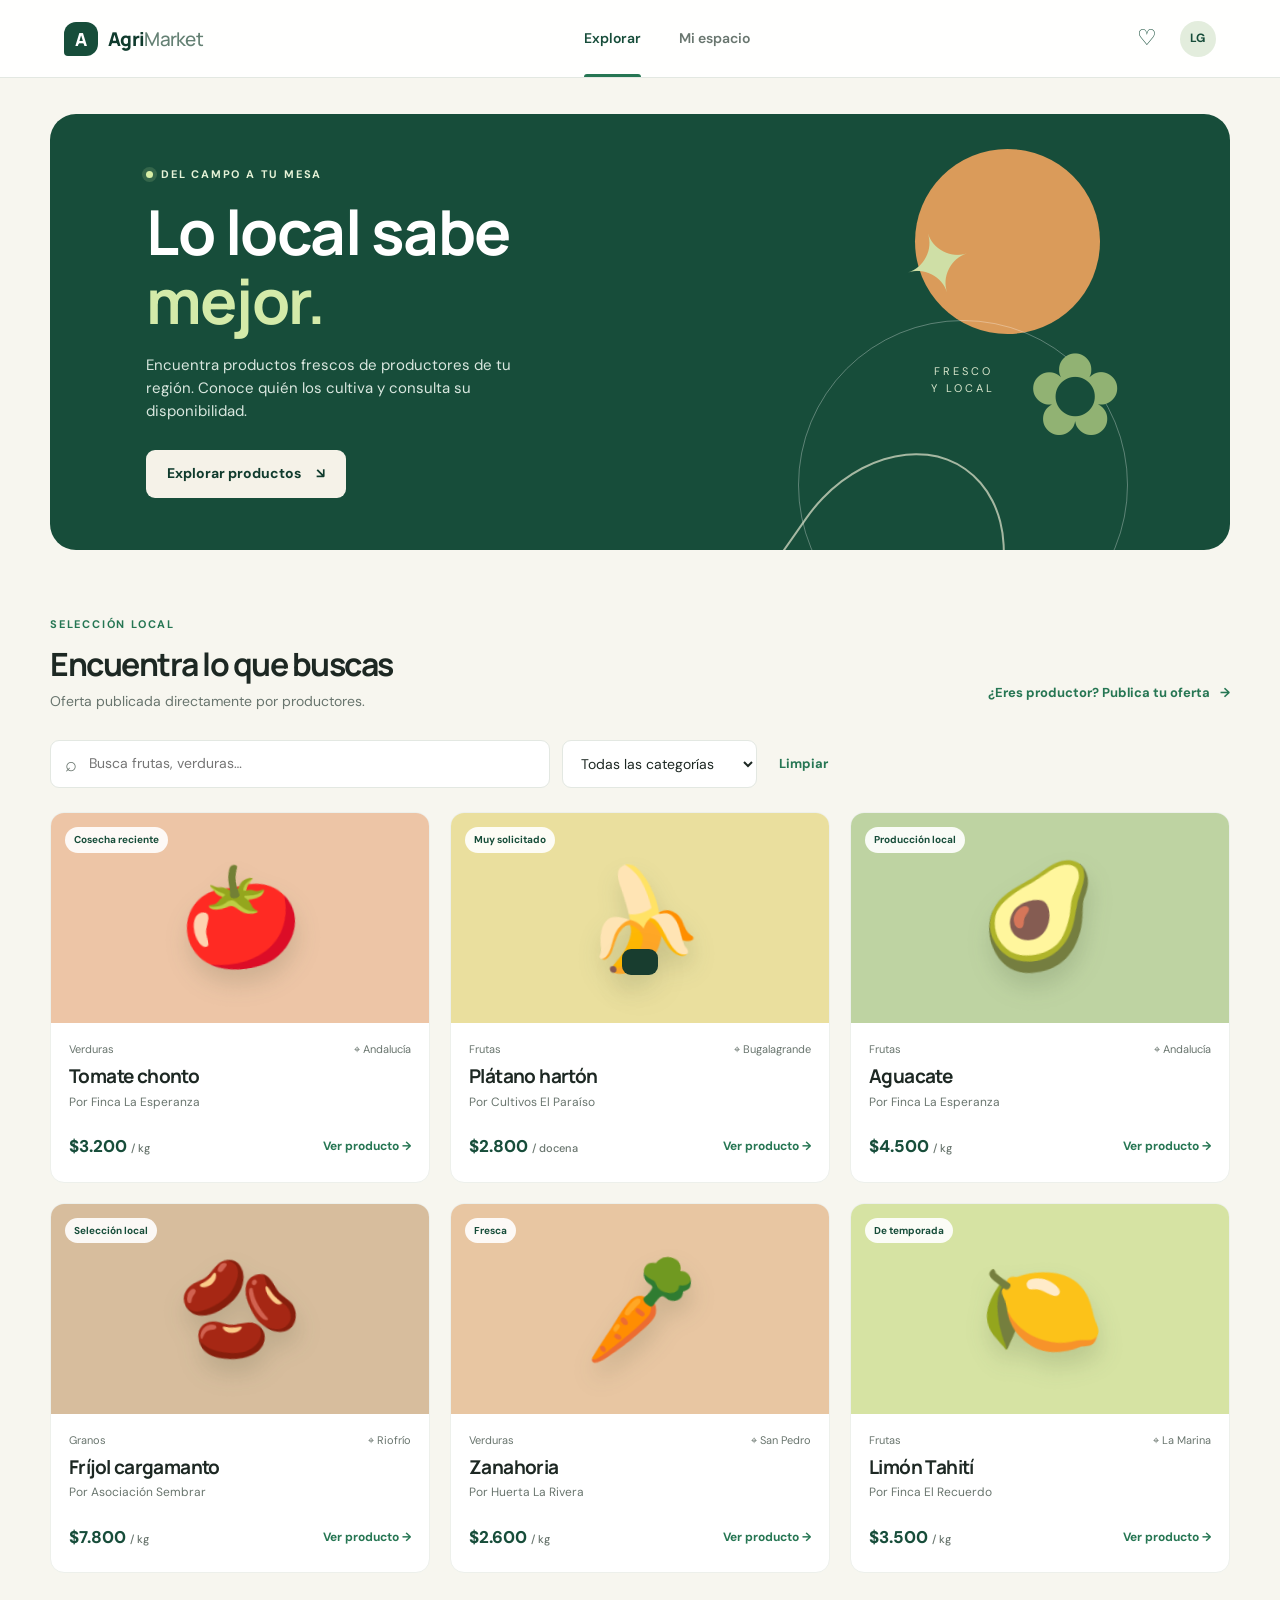
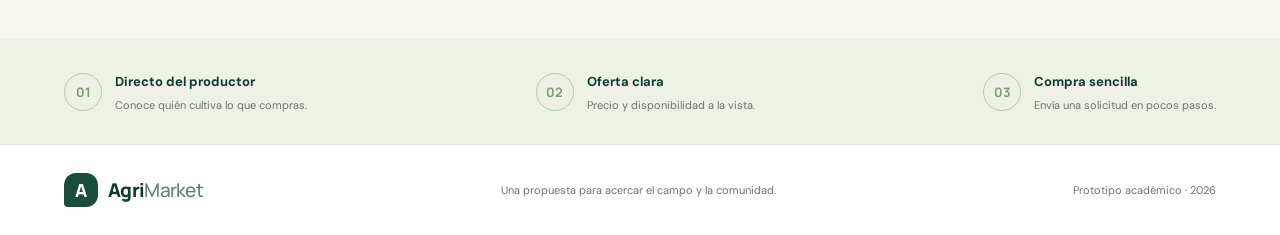
<file: index.html>
<!doctype html>
<html lang="es">
<head>
  <meta charset="utf-8">
  <meta name="viewport" content="width=device-width, initial-scale=1">
  <meta name="description" content="Prototipo navegable de AgriMarket, una plataforma para descubrir productos agrícolas locales.">
  <title>AgriMarket | Mercado local</title>
  <link rel="preconnect" href="https://fonts.googleapis.com">
  <link rel="preconnect" href="https://fonts.gstatic.com" crossorigin>
  <link href="https://fonts.googleapis.com/css2?family=DM+Sans:wght@400;500;600;700&family=Manrope:wght@500;600;700;800&display=swap" rel="stylesheet">
  <link rel="stylesheet" href="styles.css">
</head>
<body>
  <a class="skip-link" href="#main">Saltar al contenido</a>
  <header class="topbar">
    <a class="brand" href="#catalogo" aria-label="AgriMarket, ir al catálogo"><span class="brand-mark" aria-hidden="true">A</span><span>Agri<span class="brand-light">Market</span></span></a>
    <nav class="topnav" aria-label="Navegación principal">
      <a href="#catalogo" class="nav-link active" data-screen-link="catalogo">Explorar</a>
      <a href="#productor" class="nav-link" data-screen-link="productor">Mi espacio</a>
    </nav>
    <div class="top-actions"><button class="icon-button" aria-label="Ver mis solicitudes" data-go="solicitudes">♡<span class="sr-only">Solicitudes</span></button><button class="avatar" aria-label="Abrir perfil" data-go="login">LG</button><button class="menu-button" aria-label="Abrir navegación" aria-expanded="false">☰</button></div>
  </header>
  <main id="main">
    <section class="screen is-visible" id="catalogo" aria-labelledby="hero-title">
      <div class="hero"><div class="hero-copy"><p class="eyebrow"><span class="live-dot"></span> Del campo a tu mesa</p><h1 id="hero-title">Lo local sabe<br><em>mejor.</em></h1><p class="hero-text">Encuentra productos frescos de productores de tu región. Conoce quién los cultiva y consulta su disponibilidad.</p><a class="button button-light" href="#productos">Explorar productos <span aria-hidden="true">↘</span></a></div><div class="hero-art" aria-hidden="true"><div class="sun"></div><div class="hero-leaf leaf-one">✦</div><div class="hero-leaf leaf-two">✿</div><div class="hero-circle"><span>FRESCO<br>Y LOCAL</span></div><div class="hero-squiggle"></div></div></div>
      <section class="content-section" id="productos"><div class="section-heading"><div><p class="eyebrow green">Selección local</p><h2>Encuentra lo que buscas</h2><p class="muted">Oferta publicada directamente por productores.</p></div><button class="text-button" data-go="productor">¿Eres productor? Publica tu oferta <span aria-hidden="true">→</span></button></div>
        <div class="toolbar"><label class="searchbox"><span aria-hidden="true">⌕</span><span class="sr-only">Buscar productos</span><input id="search" type="search" placeholder="Busca frutas, verduras…"></label><label class="select-wrap"><span class="sr-only">Filtrar por categoría</span><select id="category"><option value="all">Todas las categorías</option><option>Frutas</option><option>Verduras</option><option>Granos</option></select></label><button class="filter-clear" id="clear">Limpiar</button></div>
        <div class="product-grid" id="product-grid" aria-live="polite"></div><p class="empty-state" id="empty" hidden>No encontramos productos con esos filtros. Prueba con otra búsqueda.</p>
      </section>
      <section class="trust-strip"><div><span class="trust-icon">01</span><div><strong>Directo del productor</strong><p>Conoce quién cultiva lo que compras.</p></div></div><div><span class="trust-icon">02</span><div><strong>Oferta clara</strong><p>Precio y disponibilidad a la vista.</p></div></div><div><span class="trust-icon">03</span><div><strong>Compra sencilla</strong><p>Envía una solicitud en pocos pasos.</p></div></div></section>
    </section>

    <section class="screen content-screen" id="detalle" aria-labelledby="detail-title"><button class="back-link" data-go="catalogo">← Volver al catálogo</button><div class="detail-layout"><div class="detail-image" id="detail-image"><span class="detail-badge">Cosecha local</span><span class="detail-emoji" aria-hidden="true">🍅</span></div><div class="detail-copy"><p class="eyebrow green" id="detail-category"></p><h1 id="detail-title"></h1><p class="producer-line">Cultivado por <strong id="detail-producer"></strong><span id="detail-location"></span></p><p class="detail-price" id="detail-price"></p><p class="availability" id="detail-availability"></p><p id="detail-description" class="detail-description"></p><button class="button button-primary" data-go="solicitar">Solicitar producto <span aria-hidden="true">→</span></button><p class="helper">Tu solicitud expresa interés de compra. El productor confirmará disponibilidad y acordará el contacto.</p></div></div></section>

    <section class="screen content-screen" id="solicitar" aria-labelledby="request-title"><div class="form-card narrow"><button class="back-link" data-go="detalle">← Volver al producto</button><p class="eyebrow green">Un paso más</p><h1 id="request-title">Envía tu solicitud</h1><p class="muted" id="request-product"></p><form id="request-form"><label for="quantity">Cantidad que te interesa</label><div class="input-with-unit"><input id="quantity" type="number" min="1" step="1" value="1" required><span id="unit">unidades</span></div><label for="request-note">Mensaje para el productor <span class="optional">Opcional</span></label><textarea id="request-note" rows="4" placeholder="Cuéntale si tienes alguna pregunta…"></textarea><div class="notice"><span aria-hidden="true">ⓘ</span><span>Esta es una solicitud, no un pago. El productor te confirmará si el producto está disponible.</span></div><button class="button button-primary full" type="submit">Enviar solicitud <span aria-hidden="true">→</span></button></form></div></section>

    <section class="screen content-screen" id="confirmacion" aria-labelledby="confirm-title"><div class="success-card"><div class="success-icon" aria-hidden="true">✓</div><p class="eyebrow green">Solicitud enviada</p><h1 id="confirm-title">Listo, ya está en camino.</h1><p id="confirm-copy"></p><div class="success-actions"><button class="button button-primary" data-go="solicitudes">Ver mis solicitudes</button><button class="button button-outline" data-go="catalogo">Seguir explorando</button></div></div></section>

    <section class="screen content-screen" id="solicitudes" aria-labelledby="requests-title"><div class="section-heading"><div><p class="eyebrow green">Seguimiento</p><h1 id="requests-title">Mis solicitudes</h1><p class="muted">Consulta el estado de tus solicitudes enviadas.</p></div><button class="button button-outline" data-go="catalogo">Explorar productos</button></div><div id="request-list" class="request-list"></div><div id="request-empty" class="empty-panel"><span>✳</span><h2>Todavía no has enviado solicitudes</h2><p>Cuando solicites un producto, podrás seguir su estado aquí.</p><button class="button button-primary" data-go="catalogo">Ver catálogo</button></div></section>

    <section class="screen content-screen producer-screen" id="productor" aria-labelledby="producer-title"><div class="producer-banner"><div><p class="eyebrow">Tu espacio de productor</p><h1 id="producer-title">Tu cosecha merece<br>ser vista.</h1><p>Publica tu oferta y mantén al día la disponibilidad para que más personas de tu región puedan encontrarte.</p><button class="button button-light" data-go="login">Ingresar como productor <span aria-hidden="true">→</span></button></div><div class="producer-stat"><span>01</span><strong>Publica</strong><small>Precio y disponibilidad claros</small><span>02</span><strong>Recibe</strong><small>Solicitudes en un solo lugar</small></div></div><div class="section-heading producer-heading"><div><p class="eyebrow green">Gestión de oferta</p><h2>Mis productos</h2></div><button class="button button-primary" data-go="producto-form">＋ Agregar producto</button></div><div class="producer-products" id="producer-products"></div><div class="section-heading producer-heading"><div><p class="eyebrow green">Bandeja de entrada</p><h2>Solicitudes recibidas</h2></div><span class="status-pill pending">2 pendientes</span></div><div class="producer-inbox"><article class="inbox-row"><div><strong>Laura G.</strong><span>Tomate chonto · 3 kg</span><small>Hoy, 9:42 a. m.</small></div><span class="status-pill pending">Pendiente</span><div class="inbox-actions"><button class="small-button accept" data-action="accepted">Aceptar</button><button class="small-button" data-action="rejected">Rechazar</button></div></article><article class="inbox-row"><div><strong>Andrés M.</strong><span>Plátano hartón · 2 docenas</span><small>Ayer, 4:18 p. m.</small></div><span class="status-pill accepted">Aceptada</span><div class="inbox-actions"><button class="small-button" data-action="accepted">Ver solicitud</button></div></article></div><p class="prototype-note">Vista demostrativa: los registros mostrados son datos de ejemplo; no representan productores ni transacciones reales.</p></section>

    <section class="screen content-screen" id="producto-form" aria-labelledby="product-form-title"><div class="form-card narrow"><button class="back-link" data-go="productor">← Volver a mi espacio</button><p class="eyebrow green">Gestión de oferta</p><h1 id="product-form-title">Publica tu producto</h1><p class="muted">Comparte la información necesaria para que las personas puedan encontrarlo.</p><form id="producer-product-form"><label for="product-name">Nombre del producto</label><input id="product-name" type="text" placeholder="Ej. Tomate chonto" required><label for="product-category">Categoría</label><select id="product-category" required><option value="">Selecciona una categoría</option><option>Frutas</option><option>Verduras</option><option>Granos</option></select><div class="form-row"><div><label for="product-price">Precio por unidad (COP)</label><input id="product-price" type="number" min="1" step="100" placeholder="3000" required></div><div><label for="product-unit">Unidad</label><select id="product-unit"><option>kg</option><option>docena</option><option>unidad</option><option>atado</option></select></div></div><label for="product-stock">Disponibilidad</label><input id="product-stock" type="text" placeholder="Ej. 10 kg disponibles" required><button class="button button-primary full" type="submit">Guardar producto <span aria-hidden="true">→</span></button></form><p class="prototype-note">Demostración local: los datos se conservan solo durante esta sesión del navegador.</p></div></section>

    <section class="screen content-screen" id="login" aria-labelledby="login-title"><div class="auth-layout"><div class="auth-aside"><p class="eyebrow">AgriMarket</p><h2>La cosecha local,<br>más cerca.</h2><p>Un espacio sencillo para conectar productores y consumidores de la región.</p><div class="auth-decoration">✿</div></div><div class="auth-card"><button class="back-link" data-go="catalogo">← Volver</button><p class="eyebrow green">Bienvenido de vuelta</p><h1 id="login-title">Ingresa a tu cuenta</h1><form id="login-form"><label for="email">Correo electrónico</label><input id="email" type="email" placeholder="nombre@correo.com" required><label for="password">Contraseña</label><input id="password" type="password" placeholder="Tu contraseña" required><button class="button button-primary full" type="submit">Ingresar</button></form><p class="auth-switch">¿Aún no tienes cuenta? <button class="link-button" data-go="registro">Regístrate</button></p></div></div></section>

    <section class="screen content-screen" id="registro" aria-labelledby="register-title"><div class="form-card narrow"><button class="back-link" data-go="login">← Ya tengo una cuenta</button><p class="eyebrow green">Empecemos</p><h1 id="register-title">Crea tu cuenta</h1><p class="muted">Cuéntanos cómo quieres usar AgriMarket.</p><form id="register-form"><label for="name">Nombre completo</label><input id="name" type="text" placeholder="Tu nombre" required><label for="reg-email">Correo electrónico</label><input id="reg-email" type="email" placeholder="nombre@correo.com" required><label for="role">Quiero registrarme como</label><select id="role" required><option value="">Selecciona un perfil</option><option value="consumer">Consumidor</option><option value="producer">Productor</option></select><label for="reg-password">Crea una contraseña</label><input id="reg-password" type="password" minlength="8" placeholder="Mínimo 8 caracteres" required><button class="button button-primary full" type="submit">Crear cuenta</button></form><p class="prototype-note">Prototipo visual: el registro no crea cuentas ni almacena datos personales.</p></div></section>
  </main>
  <footer class="footer"><a class="brand" href="#catalogo"><span class="brand-mark" aria-hidden="true">A</span><span>Agri<span class="brand-light">Market</span></span></a><p>Una propuesta para acercar el campo y la comunidad.</p><span>Prototipo académico · 2026</span></footer>
  <div class="toast" id="toast" role="status" aria-live="polite"></div>
  <script src="app.js"></script>
</body>
</html>
</file>
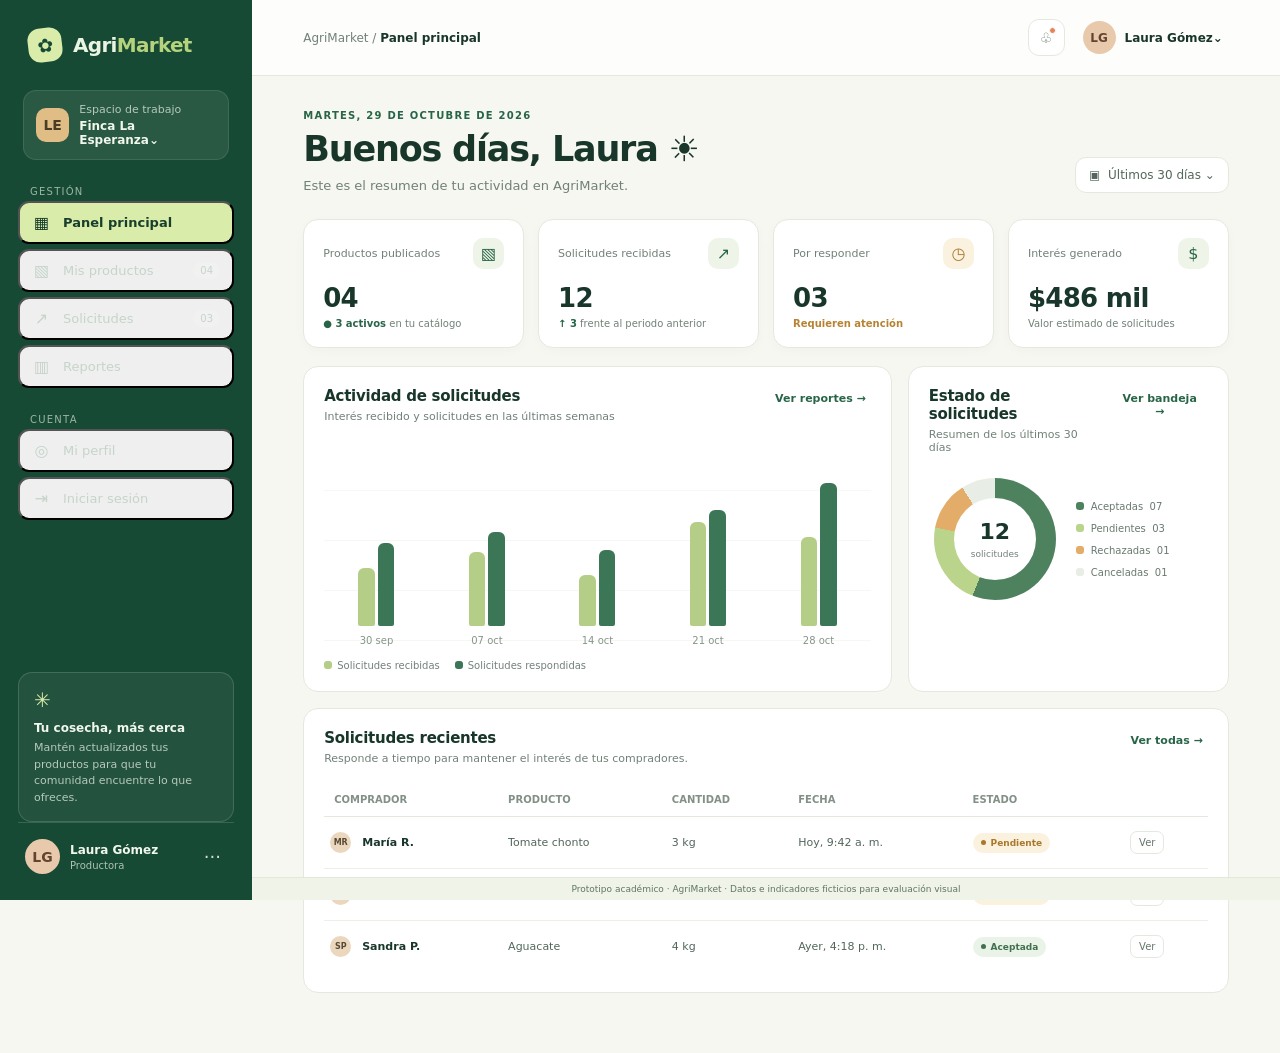
<file: AgriMarket_Diseno_Interactivo.html>
<!doctype html>
<html lang="es">
<head>
  <meta charset="utf-8">
  <meta name="viewport" content="width=device-width, initial-scale=1">
  <meta name="theme-color" content="#f6f7f1">
  <meta name="description" content="Prototipo interactivo de AgriMarket: panel, gestión de productos, solicitudes y reportes.">
  <title>AgriMarket · Prototipo de diseño</title>
  <style>
    :root{--ink:#18362a;--muted:#718178;--green:#286548;--green-dark:#174a34;--lime:#d9ecaa;--paper:#f6f7f1;--white:#fff;--line:#e4e9df;--orange:#df8757;--red:#b7544c;--gold:#b78232;--shadow:0 14px 44px rgba(26,54,40,.08);font-family:Inter,ui-sans-serif,system-ui,-apple-system,BlinkMacSystemFont,"Segoe UI",sans-serif}*{box-sizing:border-box}body{margin:0;background:var(--paper);color:var(--ink);font-size:14px}button,input,select,textarea{font:inherit}button{cursor:pointer}a{color:inherit;text-decoration:none}.skip{position:absolute;left:-9999px;top:10px;background:#fff;padding:10px;z-index:99}.skip:focus{left:10px}.app{min-height:100vh;display:grid;grid-template-columns:252px minmax(0,1fr)}.sidebar{background:var(--green-dark);color:#f1f7ec;padding:26px 18px;display:flex;flex-direction:column;gap:26px;position:sticky;top:0;height:100vh}.brand{display:flex;align-items:center;gap:11px;padding:2px 10px;font-size:20px;font-weight:750;letter-spacing:-.7px}.brand-mark{width:34px;height:34px;border-radius:12px;background:var(--lime);display:grid;place-items:center;color:var(--green-dark);font-size:19px;transform:rotate(-7deg)}.brand span:last-child{color:#eaf4e2}.brand em{font-style:normal;color:#b5d37d}.workspace{margin:0 5px;padding:12px;background:rgba(255,255,255,.08);border:1px solid rgba(255,255,255,.11);border-radius:13px;display:flex;align-items:center;gap:10px}.farm-avatar{height:34px;width:34px;border-radius:10px;background:#dfbd84;color:#493d27;display:grid;place-items:center;font-weight:800}.workspace small,.workspace strong{display:block}.workspace small{color:#b6c9bb;font-size:11px;margin-bottom:3px}.workspace strong{font-size:12px}.nav-label{color:#9eb4a4;font-size:10px;letter-spacing:1.25px;text-transform:uppercase;padding:0 12px;margin:0 0 4px}.nav-group{display:grid;gap:5px}.nav-link{height:43px;padding:0 12px;border-radius:11px;display:flex;align-items:center;gap:12px;color:#c6d4c9;font-size:13px;transition:.18s}.nav-link:hover{background:rgba(255,255,255,.08);color:#fff}.nav-link.active{background:#d9ecaa;color:#183e2c;font-weight:700}.nav-icon{width:19px;text-align:center;font-size:16px}.nav-badge{margin-left:auto;background:rgba(255,255,255,.13);border-radius:20px;padding:3px 7px;font-size:10px}.nav-link.active .nav-badge{background:#bdd987;color:#23472e}.sidebar-bottom{margin-top:auto}.help-card{padding:15px;border:1px solid rgba(255,255,255,.14);border-radius:14px;background:rgba(255,255,255,.055)}.help-card .help-leaf{font-size:20px;color:var(--lime)}.help-card strong{display:block;margin:9px 0 5px;font-size:12px}.help-card p{margin:0;color:#b7c8bc;font-size:11px;line-height:1.5}.profile{border-top:1px solid rgba(255,255,255,.14);padding:16px 7px 0;display:flex;align-items:center;gap:10px}.profile-pic{width:35px;height:35px;border-radius:50%;display:grid;place-items:center;background:#e8c9ab;color:#624431;font-weight:750}.profile div:nth-child(2){min-width:0}.profile strong,.profile small{display:block}.profile strong{font-size:12px}.profile small{font-size:10px;color:#afc2b4;margin-top:3px}.profile button{margin-left:auto;border:0;background:transparent;color:#d0dfd2;font-size:18px}.main{min-width:0}.topbar{height:76px;padding:0 clamp(20px,4vw,52px);display:flex;align-items:center;justify-content:space-between;border-bottom:1px solid var(--line);background:rgba(255,255,255,.74);position:sticky;top:0;z-index:5;backdrop-filter:blur(14px)}.crumb{font-size:12px;color:var(--muted)}.crumb strong{color:var(--ink);font-weight:650}.top-actions{display:flex;align-items:center;gap:12px}.icon-btn{width:37px;height:37px;border:1px solid var(--line);border-radius:11px;background:#fff;color:#5f7567;position:relative}.dot{position:absolute;width:7px;height:7px;background:#e38459;border-radius:50%;right:8px;top:7px;border:1px solid white}.top-user{display:flex;align-items:center;gap:9px;border:0;background:transparent;color:var(--ink);font-weight:650;font-size:12px}.top-user .profile-pic{width:33px;height:33px}.mobile-toggle{display:none;border:0;background:none;font-size:20px;color:var(--ink)}.content{max-width:1440px;margin:auto;padding:34px clamp(20px,4vw,52px) 60px}.screen{display:none;animation:appear .22s ease}.screen.active{display:block}@keyframes appear{from{opacity:.35;transform:translateY(4px)}to{opacity:1;transform:none}}.page-head{display:flex;align-items:flex-end;justify-content:space-between;gap:20px;margin-bottom:26px}.kicker{font-size:10px;text-transform:uppercase;letter-spacing:1.25px;color:var(--green);font-weight:750;margin:0 0 9px}.page-head h1,.auth-copy h1{font-size:clamp(26px,3vw,35px);letter-spacing:-1.2px;line-height:1.12;margin:0;font-weight:760}.subtitle{color:var(--muted);margin:9px 0 0;font-size:13px}.date-pill{display:flex;gap:8px;align-items:center;color:#53675a;border:1px solid var(--line);background:white;border-radius:11px;padding:10px 13px;font-size:12px;white-space:nowrap}.btn{border:0;border-radius:10px;padding:11px 15px;background:var(--green);color:#fff;font-size:12px;font-weight:700;display:inline-flex;align-items:center;justify-content:center;gap:8px;transition:.18s}.btn:hover{background:var(--green-dark);transform:translateY(-1px)}.btn.secondary{color:var(--green);background:#eaf2e7}.btn.secondary:hover{background:#dfead9}.btn.outline{background:#fff;color:var(--ink);border:1px solid var(--line)}.btn.outline:hover{border-color:#b8cbb6;background:#fbfcf8}.btn.small{padding:8px 11px;font-size:11px}.cards{display:grid;grid-template-columns:repeat(4,minmax(0,1fr));gap:14px;margin-bottom:18px}.stat-card{background:#fff;border:1px solid var(--line);border-radius:15px;padding:18px 19px;box-shadow:0 3px 12px rgba(30,60,42,.025)}.stat-top{display:flex;justify-content:space-between;align-items:center;color:var(--muted);font-size:11px}.stat-icon{height:31px;width:31px;display:grid;place-items:center;border-radius:10px;background:#eef4e8;color:var(--green);font-size:16px}.stat-value{font-size:26px;font-weight:750;letter-spacing:-.7px;margin:14px 0 5px}.stat-foot{font-size:10px;color:var(--muted)}.change{color:var(--green);font-weight:700}.change.warn{color:var(--gold)}.dashboard-grid{display:grid;grid-template-columns:minmax(0,1.65fr) minmax(260px,.9fr);gap:16px}.panel{background:#fff;border:1px solid var(--line);border-radius:15px;padding:20px;min-width:0}.panel-head{display:flex;align-items:flex-start;justify-content:space-between;gap:10px;margin-bottom:18px}.panel-head h2{font-size:15px;margin:0;letter-spacing:-.25px}.panel-head p{font-size:11px;color:var(--muted);margin:5px 0 0}.link-btn{border:0;background:none;color:var(--green);font-size:11px;font-weight:750;padding:5px}.chart{height:205px;display:flex;align-items:stretch;gap:16px;padding:8px 5px 0;position:relative;background:repeating-linear-gradient(to bottom,transparent 0,transparent 49px,#eef1e9 50px)}.chart-column{flex:1;display:flex;flex-direction:column;align-items:center;justify-content:flex-end;gap:9px;z-index:1}.bar-stack{height:166px;width:min(36px,80%);display:flex;align-items:flex-end;gap:3px}.bar{width:50%;border-radius:6px 6px 2px 2px;background:#b5ce87;transition:height .3s}.bar:nth-child(2){background:#3b7657}.chart-column span{font-size:10px;color:#86948a}.legend{display:flex;gap:15px;margin-top:14px;color:var(--muted);font-size:10px}.legend i{display:inline-block;width:8px;height:8px;border-radius:3px;margin-right:5px;background:#b5ce87}.legend .sales i{background:#3b7657}.donut-wrap{display:flex;align-items:center;gap:20px;padding:6px 5px 14px}.donut{width:122px;height:122px;border-radius:50%;background:conic-gradient(#4e825f 0 56%,#bbd48c 56% 78%,#e3ad69 78% 91%,#e8ede5 91% 100%);display:grid;place-items:center;flex:none}.donut:after{content:"";width:82px;height:82px;background:white;border-radius:50%;grid-area:1/1}.donut-center{grid-area:1/1;z-index:1;text-align:center}.donut-center strong{display:block;font-size:22px}.donut-center small{font-size:9px;color:var(--muted)}.legend-list{display:grid;gap:11px;font-size:10px;color:#69796e}.legend-list span{display:inline-flex;align-items:center;gap:7px}.legend-list i{width:8px;height:8px;border-radius:3px;background:#4e825f}.legend-list span:nth-child(2) i{background:#bbd48c}.legend-list span:nth-child(3) i{background:#e3ad69}.legend-list span:nth-child(4) i{background:#e8ede5}.table-wrap{overflow:auto}table{width:100%;border-collapse:collapse;min-width:570px}th{text-align:left;color:#839087;font-size:10px;font-weight:650;padding:11px 10px;border-bottom:1px solid var(--line);white-space:nowrap}td{padding:13px 10px;border-bottom:1px solid #edf0e9;font-size:11px;color:#52665a;white-space:nowrap}tbody tr:last-child td{border-bottom:0}.item-cell{display:flex;align-items:center;gap:9px;color:var(--ink);font-weight:650}.item-thumb{width:32px;height:32px;border-radius:9px;display:grid;place-items:center;font-size:17px;background:#edf1d9}.item-thumb.tomato{background:#f6e1d7}.item-thumb.banana{background:#f6eed0}.item-thumb.beans{background:#eee4d5}.item-thumb.carrot{background:#f6e8db}.status{display:inline-flex;align-items:center;gap:5px;border-radius:20px;padding:5px 8px;font-size:9px;font-weight:700;background:#eaf3e8;color:#41704e}.status:before{content:"";width:5px;height:5px;border-radius:50%;background:currentColor}.status.pending{background:#fbf1df;color:#a9782c}.status.off{background:#f0f1ed;color:#778178}.row-actions{display:flex;gap:5px}.mini-action{border:1px solid var(--line);background:#fff;color:#647568;border-radius:7px;padding:5px 8px;font-size:10px}.mini-action:hover{color:var(--green);border-color:#b5c9b4}.request-list{display:grid;gap:10px}.request-card{border:1px solid var(--line);border-radius:12px;padding:12px;display:grid;grid-template-columns:1fr auto;gap:8px;align-items:center}.request-card strong{font-size:11px}.request-card p{font-size:10px;color:var(--muted);margin:5px 0 0}.request-card .status{grid-column:1}.request-card .actions{grid-column:2;grid-row:1/3;display:grid;gap:6px}.avatar-stack{display:flex;align-items:center}.avatar-stack span{width:25px;height:25px;margin-left:-6px;border:2px solid #fff;border-radius:50%;display:grid;place-items:center;font-size:8px;font-weight:700;background:#ead7bd;color:#584936}.avatar-stack span:nth-child(2){background:#d1dfbd}.avatar-stack span:nth-child(3){background:#f0c9b2}.toolbar{display:flex;align-items:center;gap:9px;margin-bottom:15px;flex-wrap:wrap}.search{position:relative;flex:1;min-width:200px}.search span{position:absolute;left:12px;top:9px;color:#839087}.search input{width:100%;height:37px;padding:0 12px 0 34px;border:1px solid var(--line);border-radius:9px;background:#fff;outline:none;font-size:11px}.search input:focus,input:focus,select:focus,textarea:focus{border-color:#76a183;box-shadow:0 0 0 3px rgba(81,134,96,.12);outline:none}.select{height:37px;border:1px solid var(--line);border-radius:9px;background:#fff;color:#56695d;padding:0 30px 0 11px;font-size:11px}.table-panel{padding:8px 17px}.table-foot{padding:13px 9px;display:flex;align-items:center;justify-content:space-between;color:var(--muted);font-size:10px}.pager{display:flex;gap:5px}.pager button{border:1px solid var(--line);border-radius:6px;background:#fff;padding:5px 8px;color:#68796e;font-size:10px}.pager button.current{background:var(--green);border-color:var(--green);color:#fff}.report-grid{display:grid;grid-template-columns:1.4fr .9fr;gap:16px}.report-kpis{display:grid;grid-template-columns:repeat(3,1fr);gap:12px;margin-bottom:16px}.report-kpi{padding:15px 17px;background:#fff;border:1px solid var(--line);border-radius:13px}.report-kpi small{color:var(--muted);font-size:10px}.report-kpi strong{display:block;font-size:22px;margin:9px 0 4px}.report-kpi span{font-size:10px;color:var(--green)}.bars-report{height:242px;display:flex;gap:12px;align-items:flex-end;padding:10px 5px 0;background:repeating-linear-gradient(to bottom,transparent 0,transparent 57px,#eef1e9 58px)}.bars-report .chart-column{height:100%}.bars-report .bar-stack{height:190px;width:min(46px,80%)}.bars-report .bar{width:100%}.table-hint{font-size:10px;color:var(--muted);line-height:1.5;padding:11px 3px 0}.auth-screen{max-width:1000px;margin:4vh auto;display:grid;grid-template-columns:1fr 1fr;border:1px solid var(--line);background:white;border-radius:22px;overflow:hidden;box-shadow:var(--shadow);min-height:520px}.auth-copy{background:var(--green-dark);color:white;padding:clamp(28px,5vw,58px);position:relative;overflow:hidden;display:flex;flex-direction:column;justify-content:center}.auth-copy:after{content:"";position:absolute;width:260px;height:260px;border:1px solid rgba(217,236,170,.23);border-radius:50%;right:-90px;bottom:-80px;box-shadow:0 0 0 28px rgba(217,236,170,.05),0 0 0 60px rgba(217,236,170,.045)}.auth-copy .kicker{color:#cde69c}.auth-copy h1{font-size:35px;max-width:350px}.auth-copy p{color:#cad9ce;line-height:1.7;max-width:340px;font-size:13px}.auth-quote{margin-top:30px;padding-top:18px;border-top:1px solid rgba(255,255,255,.15);font-size:11px;color:#b7cabb}.auth-form{padding:clamp(28px,5vw,54px);align-self:center}.auth-form h2{font-size:24px;letter-spacing:-.7px;margin:0 0 7px}.auth-form>p{color:var(--muted);font-size:12px;margin:0 0 24px}.field{display:grid;gap:7px;margin:14px 0}.field label{font-size:11px;font-weight:700;color:#52665a}.field input,.field select,.field textarea{width:100%;height:42px;border:1px solid var(--line);background:#fbfcf8;border-radius:9px;padding:0 12px;font-size:12px;color:var(--ink)}.field textarea{height:auto;padding:10px;resize:vertical}.field-hint{font-size:10px;color:var(--muted)}.auth-form .btn{width:100%;height:43px;margin-top:5px}.auth-switch{text-align:center;font-size:11px;color:var(--muted);margin:17px 0 0}.auth-switch button{border:0;color:var(--green);background:none;font-weight:750}.role-toggle{display:grid;grid-template-columns:1fr 1fr;background:#f0f3ec;padding:4px;border-radius:10px;margin:17px 0}.role-toggle button{border:0;background:transparent;padding:9px 4px;border-radius:7px;font-size:10px;color:var(--muted);font-weight:650}.role-toggle button.selected{background:#fff;color:var(--green);box-shadow:0 1px 4px #1b35240c}.notice{font-size:10px;color:#75847a;line-height:1.5;background:#f4f7ee;padding:10px;border-radius:8px;margin:14px 0}.toast{position:fixed;right:24px;bottom:22px;padding:12px 16px;color:#fff;background:#173e2c;border-radius:10px;box-shadow:var(--shadow);font-size:12px;opacity:0;transform:translateY(8px);transition:.2s;pointer-events:none;z-index:30}.toast.show{opacity:1;transform:none}.modal-backdrop{display:none;position:fixed;inset:0;background:rgba(18,41,29,.45);z-index:20;align-items:center;justify-content:center;padding:18px}.modal-backdrop.open{display:flex}.modal{width:min(100%,500px);background:#fff;border-radius:17px;padding:24px;box-shadow:0 22px 70px #102a1c33}.modal-head{display:flex;justify-content:space-between;align-items:start}.modal-head h2{font-size:20px;margin:0}.modal-head p{font-size:11px;color:var(--muted);margin:6px 0 0}.modal-close{border:0;background:#f2f4ef;width:30px;height:30px;border-radius:8px;font-size:18px;color:#53675a}.modal-form{margin-top:15px}.form-row{display:grid;grid-template-columns:1fr 1fr;gap:12px}.modal-actions{display:flex;justify-content:flex-end;gap:8px;margin-top:20px}.prototype-label{position:fixed;bottom:0;left:252px;right:0;text-align:center;background:#eff3e8;color:#617563;padding:6px;font-size:9px;z-index:3;border-top:1px solid #e2e9da}
    @media(max-width:1050px){.cards{grid-template-columns:repeat(2,1fr)}.dashboard-grid,.report-grid{grid-template-columns:1fr}.sidebar{width:226px}.app{grid-template-columns:226px minmax(0,1fr)}.prototype-label{left:226px}}
    @media(max-width:760px){.app{display:block}.sidebar{position:fixed;left:-270px;top:0;width:252px;z-index:15;transition:left .22s;box-shadow:10px 0 35px #102a1c1c}.sidebar.open{left:0}.prototype-label{left:0}.mobile-toggle{display:block}.topbar{height:64px;padding:0 16px}.crumb{margin-right:auto;margin-left:12px}.top-user>span:not(.profile-pic){display:none}.content{padding:25px 16px 55px}.page-head{align-items:flex-start;flex-direction:column}.date-pill{order:2}.cards{gap:9px}.stat-card{padding:14px}.stat-value{font-size:23px}.auth-screen{display:block;margin:0;border-radius:16px}.auth-copy{padding:26px;min-height:200px}.auth-copy h1{font-size:28px}.auth-copy .auth-quote{display:none}.auth-form{padding:26px}.report-kpis{grid-template-columns:1fr}.chart{gap:7px}.chart-column span{font-size:8px}.donut-wrap{justify-content:center}.form-row{grid-template-columns:1fr}.modal{padding:19px}}
    @media(max-width:420px){.cards{grid-template-columns:1fr 1fr}.stat-top{font-size:10px}.stat-icon{width:27px;height:27px}.stat-value{font-size:21px}.toolbar .select{flex:1}.toolbar>.btn{width:100%}.panel{padding:15px}.top-actions{gap:5px}}
  </style>
</head>
<body>
  <a class="skip" href="#main">Saltar al contenido</a>
  <div class="app">
    <aside class="sidebar" id="sidebar" aria-label="Menú principal">
      <a class="brand" href="#panel" data-screen="panel"><span class="brand-mark">✿</span><span>Agri<em>Market</em></span></a>
      <div class="workspace"><div class="farm-avatar">LE</div><div><small>Espacio de trabajo</small><strong>Finca La Esperanza⌄</strong></div></div>
      <div><p class="nav-label">Gestión</p><nav class="nav-group">
        <button class="nav-link active" data-screen="panel"><span class="nav-icon">▦</span>Panel principal</button>
        <button class="nav-link" data-screen="productos"><span class="nav-icon">▧</span>Mis productos<span class="nav-badge" id="product-count">04</span></button>
        <button class="nav-link" data-screen="solicitudes"><span class="nav-icon">↗</span>Solicitudes<span class="nav-badge">03</span></button>
        <button class="nav-link" data-screen="reportes"><span class="nav-icon">▥</span>Reportes</button>
      </nav></div>
      <div><p class="nav-label">Cuenta</p><nav class="nav-group">
        <button class="nav-link" data-screen="perfil"><span class="nav-icon">◎</span>Mi perfil</button>
        <button class="nav-link" data-screen="login"><span class="nav-icon">⇥</span>Iniciar sesión</button>
      </nav></div>
      <div class="sidebar-bottom">
        <div class="help-card"><span class="help-leaf">✳</span><strong>Tu cosecha, más cerca</strong><p>Mantén actualizados tus productos para que tu comunidad encuentre lo que ofreces.</p></div>
        <div class="profile"><div class="profile-pic">LG</div><div><strong>Laura Gómez</strong><small>Productora</small></div><button aria-label="Opciones de cuenta" data-screen="perfil">···</button></div>
      </div>
    </aside>
    <main class="main" id="main">
      <header class="topbar"><button class="mobile-toggle" id="menu-toggle" aria-label="Abrir menú" aria-expanded="false">☰</button><div class="crumb">AgriMarket <span> / </span> <strong id="crumb-current">Panel principal</strong></div><div class="top-actions"><button class="icon-btn" aria-label="Notificaciones" data-screen="solicitudes">♧<i class="dot"></i></button><button class="top-user" data-screen="perfil"><span class="profile-pic">LG</span><span>Laura Gómez⌄</span></button></div></header>
      <div class="content">
        <section class="screen active" id="screen-panel" aria-labelledby="panel-title">
          <div class="page-head"><div><p class="kicker">Martes, 29 de octubre de 2026</p><h1 id="panel-title">Buenos días, Laura <span aria-hidden="true">☀</span></h1><p class="subtitle">Este es el resumen de tu actividad en AgriMarket.</p></div><div class="date-pill">▣ &nbsp;Últimos 30 días&nbsp;⌄</div></div>
          <div class="cards">
            <article class="stat-card"><div class="stat-top">Productos publicados<span class="stat-icon">▧</span></div><div class="stat-value" id="stat-products">04</div><div class="stat-foot"><span class="change">● 3 activos</span> en tu catálogo</div></article>
            <article class="stat-card"><div class="stat-top">Solicitudes recibidas<span class="stat-icon">↗</span></div><div class="stat-value">12</div><div class="stat-foot"><span class="change">↑ 3</span> frente al periodo anterior</div></article>
            <article class="stat-card"><div class="stat-top">Por responder<span class="stat-icon" style="background:#fbf1df;color:#a9782c">◷</span></div><div class="stat-value">03</div><div class="stat-foot"><span class="change warn">Requieren atención</span></div></article>
            <article class="stat-card"><div class="stat-top">Interés generado<span class="stat-icon">$</span></div><div class="stat-value">$486 mil</div><div class="stat-foot">Valor estimado de solicitudes</div></article>
          </div>
          <div class="dashboard-grid">
            <article class="panel"><div class="panel-head"><div><h2>Actividad de solicitudes</h2><p>Interés recibido y solicitudes en las últimas semanas</p></div><button class="link-btn" data-screen="reportes">Ver reportes →</button></div><div class="chart" aria-label="Gráfico de actividad semanal de demostración">
              <div class="chart-column"><div class="bar-stack"><i class="bar" style="height:35%"></i><i class="bar" style="height:50%"></i></div><span>30 sep</span></div><div class="chart-column"><div class="bar-stack"><i class="bar" style="height:45%"></i><i class="bar" style="height:57%"></i></div><span>07 oct</span></div><div class="chart-column"><div class="bar-stack"><i class="bar" style="height:31%"></i><i class="bar" style="height:46%"></i></div><span>14 oct</span></div><div class="chart-column"><div class="bar-stack"><i class="bar" style="height:63%"></i><i class="bar" style="height:70%"></i></div><span>21 oct</span></div><div class="chart-column"><div class="bar-stack"><i class="bar" style="height:54%"></i><i class="bar" style="height:86%"></i></div><span>28 oct</span></div></div><div class="legend"><span><i></i>Solicitudes recibidas</span><span class="sales"><i></i>Solicitudes respondidas</span></div></article>
            <article class="panel"><div class="panel-head"><div><h2>Estado de solicitudes</h2><p>Resumen de los últimos 30 días</p></div><button class="link-btn" data-screen="solicitudes">Ver bandeja →</button></div><div class="donut-wrap"><div class="donut"><div class="donut-center"><strong>12</strong><small>solicitudes</small></div></div><div class="legend-list"><span><i></i>Aceptadas&nbsp; 07</span><span><i></i>Pendientes&nbsp; 03</span><span><i></i>Rechazadas&nbsp; 01</span><span><i></i>Canceladas&nbsp; 01</span></div></div></article>
          </div>
          <article class="panel" style="margin-top:16px"><div class="panel-head"><div><h2>Solicitudes recientes</h2><p>Responde a tiempo para mantener el interés de tus compradores.</p></div><button class="link-btn" data-screen="solicitudes">Ver todas →</button></div><div class="table-wrap"><table><thead><tr><th>COMPRADOR</th><th>PRODUCTO</th><th>CANTIDAD</th><th>FECHA</th><th>ESTADO</th><th></th></tr></thead><tbody id="recent-requests"></tbody></table></div></article>
        </section>

        <section class="screen" id="screen-productos" aria-labelledby="products-title"><div class="page-head"><div><p class="kicker">Tu oferta</p><h1 id="products-title">Gestión de productos</h1><p class="subtitle">Organiza los productos visibles para compradores de tu región.</p></div><button class="btn" id="add-product">＋ Agregar producto</button></div>
          <div class="cards"><article class="stat-card"><div class="stat-top">En catálogo<span class="stat-icon">▧</span></div><div class="stat-value" id="products-total">04</div><div class="stat-foot">Productos registrados</div></article><article class="stat-card"><div class="stat-top">Publicados<span class="stat-icon">●</span></div><div class="stat-value" id="products-active">03</div><div class="stat-foot">Visibles en el catálogo</div></article><article class="stat-card"><div class="stat-top">Pausados<span class="stat-icon" style="background:#f0f1ed">Ⅱ</span></div><div class="stat-value" id="products-paused">01</div><div class="stat-foot">No visibles por ahora</div></article><article class="stat-card"><div class="stat-top">Categorías<span class="stat-icon">⌘</span></div><div class="stat-value">03</div><div class="stat-foot">Frutas, verduras y granos</div></article></div>
          <div class="toolbar"><label class="search"><span>⌕</span><input id="product-search" type="search" placeholder="Buscar un producto…" aria-label="Buscar un producto"></label><select class="select" id="status-filter" aria-label="Filtrar por estado"><option value="all">Todos los estados</option><option value="active">Publicado</option><option value="paused">Pausado</option></select><select class="select" id="category-filter" aria-label="Filtrar por categoría"><option value="all">Todas las categorías</option><option>Frutas</option><option>Verduras</option><option>Granos</option></select></div>
          <article class="panel table-panel"><div class="table-wrap"><table><thead><tr><th>PRODUCTO</th><th>CATEGORÍA</th><th>PRECIO / UNIDAD</th><th>DISPONIBILIDAD</th><th>ESTADO</th><th>ACCIONES</th></tr></thead><tbody id="products-table"></tbody></table></div><div class="table-foot"><span id="product-summary">Mostrando 4 productos</span><div class="pager"><button>‹</button><button class="current">1</button><button>›</button></div></div></article>
        </section>

        <section class="screen" id="screen-solicitudes" aria-labelledby="requests-title"><div class="page-head"><div><p class="kicker">Bandeja de entrada</p><h1 id="requests-title">Solicitudes recibidas</h1><p class="subtitle">Revisa el interés de compradores y actualiza el estado de cada solicitud.</p></div><div class="date-pill">▣ &nbsp;Últimos 30 días&nbsp;⌄</div></div>
          <div class="cards"><article class="stat-card"><div class="stat-top">Total recibidas<span class="stat-icon">↗</span></div><div class="stat-value">12</div><div class="stat-foot">Durante los últimos 30 días</div></article><article class="stat-card"><div class="stat-top">Pendientes<span class="stat-icon" style="background:#fbf1df;color:#a9782c">◷</span></div><div class="stat-value" id="pending-count">03</div><div class="stat-foot"><span class="change warn">Responde pronto</span></div></article><article class="stat-card"><div class="stat-top">Aceptadas<span class="stat-icon">✓</span></div><div class="stat-value">07</div><div class="stat-foot">Interés confirmado</div></article><article class="stat-card"><div class="stat-top">Valor solicitado<span class="stat-icon">$</span></div><div class="stat-value">$486 mil</div><div class="stat-foot">Estimado, no equivale a ventas</div></article></div>
          <div class="toolbar"><label class="search"><span>⌕</span><input id="request-search" type="search" placeholder="Buscar comprador o producto…" aria-label="Buscar solicitudes"></label><select class="select" id="request-filter" aria-label="Filtrar solicitudes"><option value="all">Todos los estados</option><option value="Pendiente">Pendiente</option><option value="Aceptada">Aceptada</option><option value="Rechazada">Rechazada</option></select></div>
          <article class="panel table-panel"><div class="table-wrap"><table><thead><tr><th>COMPRADOR</th><th>PRODUCTO SOLICITADO</th><th>CANTIDAD</th><th>FECHA</th><th>ESTADO</th><th>ACCIÓN</th></tr></thead><tbody id="requests-table"></tbody></table></div><div class="table-foot"><span>Datos de demostración; no corresponden a solicitudes reales.</span><div class="pager"><button>‹</button><button class="current">1</button><button>›</button></div></div></article>
        </section>

        <section class="screen" id="screen-reportes" aria-labelledby="reports-title"><div class="page-head"><div><p class="kicker">Rendimiento de tu oferta</p><h1 id="reports-title">Reportes</h1><p class="subtitle">Consulta indicadores de interés sobre tus productos y solicitudes.</p></div><button class="date-pill" id="report-range">▣ &nbsp;Últimos 30 días&nbsp;⌄</button></div>
          <div class="report-kpis"><article class="report-kpi"><small>Solicitudes recibidas</small><strong>12</strong><span>↑ 33% vs. periodo anterior</span></article><article class="report-kpi"><small>Productos más consultados</small><strong>Tomate chonto</strong><span>5 solicitudes de interés</span></article><article class="report-kpi"><small>Tiempo promedio de respuesta</small><strong>4,2 h</strong><span>Objetivo sugerido: menos de 24 h</span></article></div>
          <div class="report-grid"><article class="panel"><div class="panel-head"><div><h2>Solicitudes por semana</h2><p>Volumen de interés recibido, periodo actual</p></div><button class="link-btn" id="export-report">Descargar resumen ↓</button></div><div class="bars-report" aria-label="Gráfico de solicitudes por semana">
            <div class="chart-column"><div class="bar-stack"><i class="bar" style="height:40%"></i></div><span>30 sep</span></div><div class="chart-column"><div class="bar-stack"><i class="bar" style="height:55%"></i></div><span>07 oct</span></div><div class="chart-column"><div class="bar-stack"><i class="bar" style="height:39%"></i></div><span>14 oct</span></div><div class="chart-column"><div class="bar-stack"><i class="bar" style="height:76%"></i></div><span>21 oct</span></div><div class="chart-column"><div class="bar-stack"><i class="bar" style="height:92%"></i></div><span>28 oct</span></div></div><p class="table-hint">La gráfica representa solicitudes recibidas; no equivale a ventas ni a pagos procesados.</p></article>
            <article class="panel"><div class="panel-head"><div><h2>Interés por producto</h2><p>Solicitudes asociadas a cada publicación</p></div></div><div class="table-wrap"><table style="min-width:0"><thead><tr><th>PRODUCTO</th><th>SOLICITUDES</th></tr></thead><tbody><tr><td><span class="item-cell"><span class="item-thumb tomato">🍅</span>Tomate chonto</span></td><td><strong>05</strong></td></tr><tr><td><span class="item-cell"><span class="item-thumb banana">🍌</span>Plátano hartón</span></td><td><strong>04</strong></td></tr><tr><td><span class="item-cell"><span class="item-thumb">🥑</span>Aguacate</span></td><td><strong>02</strong></td></tr><tr><td><span class="item-cell"><span class="item-thumb beans">🫘</span>Fríjol cargamanto</span></td><td><strong>01</strong></td></tr></tbody></table></div></article></div>
        </section>

        <section class="screen" id="screen-login" aria-label="Inicio de sesión"><div class="auth-screen"><div class="auth-copy"><p class="kicker">AgriMarket · Comunidad local</p><h1>Del campo a tu comunidad.</h1><p>Administra tu oferta, responde a compradores y comparte lo que cultivas con personas de tu región.</p><div class="auth-quote">“Cada cosecha cuenta una historia. Aquí empieza la tuya.”</div></div><form class="auth-form" id="login-form"><h2>Qué bueno verte</h2><p>Ingresa a tu espacio de productor.</p><div class="field"><label for="login-email">Correo electrónico</label><input id="login-email" type="email" placeholder="nombre@correo.com" autocomplete="email" required></div><div class="field"><label for="login-password">Contraseña</label><input id="login-password" type="password" placeholder="Tu contraseña" autocomplete="current-password" required></div><button class="btn" type="submit">Iniciar sesión <span>→</span></button><div class="auth-switch">¿Primera vez en AgriMarket? <button type="button" data-screen="registro">Crear una cuenta</button></div><div class="notice">Prototipo académico: este formulario no autentica usuarios ni envía información.</div></form></div></section>
        <section class="screen" id="screen-registro" aria-label="Registro"><div class="auth-screen"><div class="auth-copy"><p class="kicker">Crezcamos en comunidad</p><h1>Tu cosecha tiene un lugar.</h1><p>Regístrate para publicar productos o descubrir alimentos de productores de tu región.</p><div class="auth-quote">Una cuenta para acercar productores y compradores locales.</div></div><form class="auth-form" id="register-form"><h2>Crea tu cuenta</h2><p>Completa estos datos para empezar.</p><div class="role-toggle"><button class="selected" type="button" data-role="productor">Soy productor</button><button type="button" data-role="comprador">Soy comprador</button></div><input type="hidden" id="register-role" value="productor"><div class="field"><label for="register-name">Nombre completo</label><input id="register-name" type="text" placeholder="Tu nombre y apellido" autocomplete="name" required></div><div class="field"><label for="register-email">Correo electrónico</label><input id="register-email" type="email" placeholder="nombre@correo.com" autocomplete="email" required></div><div class="field"><label for="register-password">Crea una contraseña</label><input id="register-password" type="password" minlength="8" placeholder="Mínimo 8 caracteres" autocomplete="new-password" required><span class="field-hint">Usa al menos 8 caracteres.</span></div><button class="btn" type="submit">Crear cuenta <span>→</span></button><div class="auth-switch">¿Ya tienes una cuenta? <button type="button" data-screen="login">Iniciar sesión</button></div><div class="notice">Prototipo visual: no se crea una cuenta ni se guardan datos personales.</div></form></div></section>
        <section class="screen" id="screen-perfil" aria-labelledby="profile-title"><div class="page-head"><div><p class="kicker">Cuenta</p><h1 id="profile-title">Perfil del productor</h1><p class="subtitle">Información de muestra para visualizar el módulo de perfil.</p></div><button class="btn secondary" data-screen="login">Cambiar cuenta</button></div><article class="panel" style="max-width:720px"><div style="display:flex;align-items:center;gap:16px;margin-bottom:23px"><div class="profile-pic" style="width:58px;height:58px;font-size:19px">LG</div><div><h2 style="margin:0 0 5px;font-size:18px">Laura Gómez</h2><span class="status">Productora local</span></div></div><div class="form-row"><div class="field"><label>Correo electrónico</label><input value="laura.ejemplo@correo.com" readonly></div><div class="field"><label>Ubicación</label><input value="Andalucía, Valle del Cauca" readonly></div></div><div class="field"><label>Nombre de la finca</label><input value="Finca La Esperanza" readonly></div><p class="notice">Los datos de perfil que aparecen aquí son ficticios y se usan únicamente para presentar la interfaz.</p><button class="btn secondary" data-screen="productos">Ir a gestión de productos →</button></article></section>
      </div>
    </main>
  </div>
  <div class="prototype-label">Prototipo académico · AgriMarket · Datos e indicadores ficticios para evaluación visual</div>
  <div class="modal-backdrop" id="product-modal" role="dialog" aria-modal="true" aria-labelledby="modal-title"><div class="modal"><div class="modal-head"><div><h2 id="modal-title">Agregar producto</h2><p>Completa la información para mostrar tu oferta.</p></div><button class="modal-close" id="modal-close" aria-label="Cerrar">×</button></div><form class="modal-form" id="product-form"><div class="field"><label for="new-name">Nombre del producto</label><input id="new-name" placeholder="Ej. Tomate chonto" required></div><div class="form-row"><div class="field"><label for="new-category">Categoría</label><select id="new-category" required><option value="">Selecciona</option><option>Frutas</option><option>Verduras</option><option>Granos</option></select></div><div class="field"><label for="new-unit">Unidad</label><select id="new-unit"><option>kg</option><option>docena</option><option>unidad</option><option>atado</option></select></div></div><div class="form-row"><div class="field"><label for="new-price">Precio (COP)</label><input id="new-price" type="number" min="1" placeholder="3000" required></div><div class="field"><label for="new-stock">Disponibilidad</label><input id="new-stock" placeholder="Ej. 12 kg" required></div></div><div class="modal-actions"><button class="btn outline" type="button" id="cancel-modal">Cancelar</button><button class="btn" type="submit">Guardar producto</button></div></form></div></div>
  <div class="toast" id="toast" role="status" aria-live="polite"></div>
  <script>
    const products=[
      {id:1,name:'Tomate chonto',category:'Verduras',price:3200,unit:'kg',stock:'18 kg',emoji:'🍅',tone:'tomato',status:'Publicado',requests:5},
      {id:2,name:'Plátano hartón',category:'Frutas',price:2800,unit:'docena',stock:'12 docenas',emoji:'🍌',tone:'banana',status:'Publicado',requests:4},
      {id:3,name:'Aguacate',category:'Frutas',price:4500,unit:'kg',stock:'8 kg',emoji:'🥑',tone:'',status:'Publicado',requests:2},
      {id:4,name:'Fríjol cargamanto',category:'Granos',price:7800,unit:'kg',stock:'20 kg',emoji:'🫘',tone:'beans',status:'Pausado',requests:1}
    ];
    const requests=[
      {id:1,initials:'MR',buyer:'María R.',product:'Tomate chonto',quantity:'3 kg',date:'Hoy, 9:42 a. m.',status:'Pendiente',tone:'tomato'},
      {id:2,initials:'AC',buyer:'Andrés C.',product:'Plátano hartón',quantity:'2 docenas',date:'Hoy, 8:15 a. m.',status:'Pendiente',tone:'banana'},
      {id:3,initials:'SP',buyer:'Sandra P.',product:'Aguacate',quantity:'4 kg',date:'Ayer, 4:18 p. m.',status:'Aceptada',tone:''},
      {id:4,initials:'JM',buyer:'Julián M.',product:'Tomate chonto',quantity:'5 kg',date:'Ayer, 11:06 a. m.',status:'Pendiente',tone:'tomato'},
      {id:5,initials:'CL',buyer:'Camila L.',product:'Fríjol cargamanto',quantity:'2 kg',date:'27 oct, 2:30 p. m.',status:'Rechazada',tone:'beans'}
    ];
    const screens=['panel','productos','solicitudes','reportes','perfil','login','registro'];
    const titles={panel:'Panel principal',productos:'Gestión de productos',solicitudes:'Solicitudes recibidas',reportes:'Reportes',perfil:'Mi perfil',login:'Iniciar sesión',registro:'Crear cuenta'};
    const $=s=>document.querySelector(s);const money=n=>'$'+Number(n).toLocaleString('es-CO');
    function toast(message){const t=$('#toast');t.textContent=message;t.classList.add('show');clearTimeout(window.toastTimer);window.toastTimer=setTimeout(()=>t.classList.remove('show'),2700)}
    function go(name){if(!screens.includes(name))name='panel';document.querySelectorAll('.screen').forEach(x=>x.classList.toggle('active',x.id==='screen-'+name));document.querySelectorAll('.nav-link[data-screen]').forEach(x=>x.classList.toggle('active',x.dataset.screen===name));$('#crumb-current').textContent=titles[name];$('#sidebar').classList.remove('open');$('#menu-toggle').setAttribute('aria-expanded','false');history.replaceState(null,'','#'+name);window.scrollTo({top:0,behavior:'smooth'});if(name==='productos')renderProducts();if(name==='solicitudes')renderRequests()}
    document.addEventListener('click',e=>{const nav=e.target.closest('[data-screen]');if(nav){e.preventDefault();go(nav.dataset.screen)}});
    function productRow(p){return `<tr><td><span class="item-cell"><span class="item-thumb ${p.tone}">${p.emoji}</span>${p.name}</span></td><td>${p.category}</td><td>${money(p.price)} / ${p.unit}</td><td>${p.stock}</td><td><span class="status ${p.status==='Pausado'?'off':''}">${p.status}</span></td><td><span class="row-actions"><button class="mini-action" data-edit="${p.id}">Editar</button><button class="mini-action" data-toggle="${p.id}">${p.status==='Publicado'?'Pausar':'Publicar'}</button></span></td></tr>`}
    function renderProducts(){const q=$('#product-search').value.trim().toLowerCase(),st=$('#status-filter').value,cat=$('#category-filter').value;const shown=products.filter(p=>(p.name.toLowerCase().includes(q)||p.category.toLowerCase().includes(q))&&(st==='all'||(st==='active'?p.status==='Publicado':p.status==='Pausado'))&&(cat==='all'||p.category===cat));$('#products-table').innerHTML=shown.map(productRow).join('');$('#product-summary').textContent=`Mostrando ${shown.length} de ${products.length} productos`;const active=products.filter(p=>p.status==='Publicado').length;$('#products-total').textContent=String(products.length).padStart(2,'0');$('#products-active').textContent=String(active).padStart(2,'0');$('#products-paused').textContent=String(products.length-active).padStart(2,'0');$('#stat-products').textContent=String(products.length).padStart(2,'0');$('#product-count').textContent=String(products.length).padStart(2,'0')}
    function requestRow(r){const actions=r.status==='Pendiente'?`<span class="row-actions"><button class="mini-action" data-request="${r.id}" data-state="Aceptada">Aceptar</button><button class="mini-action" data-request="${r.id}" data-state="Rechazada">Rechazar</button></span>`:`<button class="mini-action" data-request="${r.id}" data-state="Pendiente">Cambiar estado</button>`;return `<tr><td><span class="item-cell"><span class="avatar-stack"><span>${r.initials}</span></span>${r.buyer}</span></td><td><span class="item-cell"><span class="item-thumb ${r.tone}">${products.find(p=>p.name===r.product)?.emoji||'🌱'}</span>${r.product}</span></td><td>${r.quantity}</td><td>${r.date}</td><td><span class="status ${r.status==='Pendiente'?'pending':r.status==='Rechazada'?'off':''}">${r.status}</span></td><td>${actions}</td></tr>`}
    function renderRequests(){const q=$('#request-search').value.trim().toLowerCase(),filter=$('#request-filter').value;const shown=requests.filter(r=>(r.buyer.toLowerCase().includes(q)||r.product.toLowerCase().includes(q))&&(filter==='all'||r.status===filter));$('#requests-table').innerHTML=shown.map(requestRow).join('');$('#recent-requests').innerHTML=requests.slice(0,3).map(r=>`<tr><td><span class="item-cell"><span class="avatar-stack"><span>${r.initials}</span></span>${r.buyer}</span></td><td>${r.product}</td><td>${r.quantity}</td><td>${r.date}</td><td><span class="status ${r.status==='Pendiente'?'pending':r.status==='Rechazada'?'off':''}">${r.status}</span></td><td><button class="mini-action" data-screen="solicitudes">Ver</button></td></tr>`).join('');$('#pending-count').textContent=String(requests.filter(r=>r.status==='Pendiente').length).padStart(2,'0')}
    $('#product-search').addEventListener('input',renderProducts);$('#status-filter').addEventListener('change',renderProducts);$('#category-filter').addEventListener('change',renderProducts);$('#request-search').addEventListener('input',renderRequests);$('#request-filter').addEventListener('change',renderRequests);
    document.addEventListener('click',e=>{const toggle=e.target.closest('[data-toggle]');if(toggle){const p=products.find(x=>x.id===Number(toggle.dataset.toggle));p.status=p.status==='Publicado'?'Pausado':'Publicado';renderProducts();toast(`${p.name}: ${p.status.toLowerCase()}.`);return}const edit=e.target.closest('[data-edit]');if(edit){toast('La edición visual está representada en el formulario de producto.');openModal(products.find(p=>p.id===Number(edit.dataset.edit)));return}const answer=e.target.closest('[data-request]');if(answer){const r=requests.find(x=>x.id===Number(answer.dataset.request));r.status=answer.dataset.state;renderRequests();toast(`Solicitud actualizada: ${r.status.toLowerCase()}.`)}});
    function openModal(p){$('#product-modal').classList.add('open');if(p){$('#modal-title').textContent='Editar producto';$('#new-name').value=p.name;$('#new-category').value=p.category;$('#new-unit').value=p.unit;$('#new-price').value=p.price;$('#new-stock').value=p.stock;$('#product-form').dataset.editId=p.id}else{$('#modal-title').textContent='Agregar producto';$('#product-form').reset();delete $('#product-form').dataset.editId}$('#new-name').focus()}
    function closeModal(){$('#product-modal').classList.remove('open')}
    $('#add-product').addEventListener('click',()=>openModal());$('#modal-close').addEventListener('click',closeModal);$('#cancel-modal').addEventListener('click',closeModal);$('#product-modal').addEventListener('click',e=>{if(e.target.id==='product-modal')closeModal()});document.addEventListener('keydown',e=>{if(e.key==='Escape')closeModal()});
    $('#product-form').addEventListener('submit',e=>{e.preventDefault();const id=e.target.dataset.editId;const name=$('#new-name').value.trim(),category=$('#new-category').value,unit=$('#new-unit').value,price=Number($('#new-price').value),stock=$('#new-stock').value.trim(),tone=category==='Frutas'?'banana':category==='Granos'?'beans':'tomato',emoji=category==='Frutas'?'🍋':category==='Granos'?'🫘':'🥬';if(id){Object.assign(products.find(p=>p.id===Number(id)),{name,category,unit,price,stock});toast('Producto actualizado en la demostración.')}else{products.push({id:Date.now(),name,category,unit,price,stock,tone,emoji,status:'Publicado',requests:0});toast('Producto agregado al catálogo de demostración.')}closeModal();renderProducts()});
    document.querySelectorAll('[data-role]').forEach(b=>b.addEventListener('click',()=>{document.querySelectorAll('[data-role]').forEach(x=>x.classList.remove('selected'));b.classList.add('selected');$('#register-role').value=b.dataset.role}));
    $('#login-form').addEventListener('submit',e=>{e.preventDefault();toast('Inicio de sesión de muestra; no se validaron credenciales.');setTimeout(()=>go('panel'),650)});$('#register-form').addEventListener('submit',e=>{e.preventDefault();toast('Registro de muestra; no se creó una cuenta ni se guardaron datos.');setTimeout(()=>go($('#register-role').value==='productor'?'panel':'panel'),650)});
    $('#export-report').addEventListener('click',()=>{const rows=[['Indicador','Resultado'],['Solicitudes recibidas','12'],['Producto más consultado','Tomate chonto'],['Tiempo promedio de respuesta','4,2 horas'],['Nota','Datos ficticios de demostración']];const csv=rows.map(r=>r.join(';')).join('\n');const a=document.createElement('a');a.href=URL.createObjectURL(new Blob(['\ufeff'+csv],{type:'text/csv;charset=utf-8'}));a.download='reporte-agrimarket-demo.csv';a.click();URL.revokeObjectURL(a.href);toast('Resumen de demostración descargado.')});$('#report-range').addEventListener('click',()=>toast('Rango visual de muestra: últimos 30 días.'));
    $('#menu-toggle').addEventListener('click',()=>{const open=$('#sidebar').classList.toggle('open');$('#menu-toggle').setAttribute('aria-expanded',String(open))});
    renderProducts();renderRequests();if(location.hash){const initial=location.hash.slice(1);if(screens.includes(initial))go(initial)}
  </script>
</body>
</html>
</file>
<file: styles.css>
:root{--forest:#174d3a;--forest-dark:#103b2d;--green:#267653;--lime:#d7edb1;--cream:#f7f6ef;--paper:#fff;--ink:#1d2823;--muted:#69756e;--line:#e3e8e2;--orange:#e99758;--red:#b65144;--radius:18px;--shadow:0 12px 40px rgba(26,55,42,.09);--sans:"DM Sans",Arial,sans-serif;--display:"Manrope","DM Sans",sans-serif}*{box-sizing:border-box}html{scroll-behavior:smooth}body{margin:0;background:var(--cream);color:var(--ink);font-family:var(--sans);font-size:16px;line-height:1.55}button,input,select,textarea{font:inherit}button,a,select{touch-action:manipulation}a{color:inherit;text-decoration:none}button{cursor:pointer}.sr-only{position:absolute;width:1px;height:1px;padding:0;margin:-1px;overflow:hidden;clip:rect(0,0,0,0);white-space:nowrap;border:0}.skip-link{position:absolute;top:-60px;left:20px;background:#fff;padding:12px;z-index:99}.skip-link:focus{top:10px}.topbar{height:78px;padding:0 max(calc((100vw - 1180px)/2),5vw);display:flex;align-items:center;justify-content:space-between;background:rgba(255,255,255,.92);border-bottom:1px solid var(--line);position:sticky;top:0;z-index:20;backdrop-filter:blur(12px)}.brand{display:flex;align-items:center;gap:10px;font:800 19px var(--display);color:var(--forest-dark);letter-spacing:-.7px}.brand-light{font-weight:500;color:#648073}.brand-mark{display:grid;place-items:center;width:34px;height:34px;border-radius:12px 12px 12px 4px;background:var(--forest);color:#fff;font:800 18px var(--display)}.topnav{height:100%;display:flex;gap:38px;align-items:center}.nav-link{height:100%;display:grid;align-items:center;color:#69766f;font-size:14px;font-weight:600;position:relative}.nav-link.active{color:var(--forest)}.nav-link.active:after{content:"";position:absolute;bottom:0;left:0;right:0;height:3px;background:var(--green);border-radius:3px 3px 0 0}.top-actions{display:flex;align-items:center;gap:17px}.icon-button,.avatar,.menu-button{border:0;background:transparent;color:var(--forest);font-size:22px}.avatar{font-size:12px;font-weight:700;width:36px;height:36px;border-radius:50%;background:#e3eddd}.menu-button{display:none}.screen{display:none;min-height:65vh}.screen.is-visible{display:block}.hero{max-width:1180px;margin:36px auto 0;min-height:385px;border-radius:26px;overflow:hidden;background:var(--forest);color:#fff;position:relative;display:flex;align-items:center;padding:52px 7.5%}.hero-copy{position:relative;z-index:2;max-width:465px}.eyebrow{text-transform:uppercase;letter-spacing:1.8px;font-size:11px;font-weight:700;color:#e5f2d7;display:flex;align-items:center;gap:8px;margin:0 0 14px}.eyebrow.green{color:var(--green)}.live-dot{width:7px;height:7px;border-radius:50%;background:#d6eea6;box-shadow:0 0 0 4px rgba(214,238,166,.15)}h1,h2,h3,p{margin-top:0}h1,h2,h3{font-family:var(--display);letter-spacing:-1.5px;line-height:1.12}h1{font-size:clamp(38px,5vw,62px);margin-bottom:18px}h1 em{font-style:normal;color:#d4eaa9}.hero-text{max-width:390px;color:#d9e7df;font-size:15px;margin-bottom:26px}.button{min-height:48px;border-radius:9px;padding:0 20px;border:1px solid transparent;display:inline-flex;align-items:center;justify-content:center;gap:15px;font-size:14px;font-weight:700;transition:transform .15s,background .15s}.button:hover{transform:translateY(-1px)}.button:focus-visible,button:focus-visible,a:focus-visible,input:focus-visible,select:focus-visible,textarea:focus-visible{outline:3px solid #e8a55d;outline-offset:3px}.button-light{background:#f5f2e8;color:var(--forest-dark)}.button-light:hover{background:#fff}.button-primary{background:var(--forest);color:white}.button-primary:hover{background:var(--forest-dark)}.button-outline{background:transparent;color:var(--forest);border-color:#aac0b3}.button-outline:hover{background:#eff4ec}.button.full{width:100%;margin-top:22px}.hero-art{position:absolute;right:3%;top:0;width:47%;height:100%;overflow:hidden}.sun{position:absolute;width:185px;height:185px;border-radius:50%;background:#e5a05c;right:17%;top:35px;opacity:.95}.hero-circle{position:absolute;right:12%;bottom:-100px;width:330px;height:330px;border:1px solid rgba(255,255,255,.3);border-radius:50%;display:grid;place-items:start center;padding-top:42px;font-size:11px;letter-spacing:3px;text-align:center;color:#d8e6cc}.hero-leaf{position:absolute;color:#cfdfa6;font-size:82px;z-index:2}.leaf-one{right:40%;top:88px;transform:rotate(-18deg)}.leaf-two{right:13%;top:193px;color:#91b273;font-size:115px}.hero-squiggle{position:absolute;width:210px;height:270px;right:36%;bottom:-165px;border:2px solid rgba(243,241,218,.65);border-radius:49% 51% 0 0;transform:rotate(35deg)}.content-section,.content-screen{max-width:1180px;margin:0 auto;padding:66px 0}.section-heading{display:flex;align-items:end;justify-content:space-between;gap:24px;margin-bottom:28px}.section-heading h2,.content-screen h2{font-size:32px;margin-bottom:8px}.muted{color:var(--muted);font-size:14px;margin-bottom:0}.text-button,.back-link,.link-button{border:0;background:none;color:var(--green);font-weight:700;font-size:13px;padding:9px 0}.text-button span{margin-left:7px}.toolbar{display:flex;gap:12px;margin-bottom:24px}.searchbox{height:48px;display:flex;align-items:center;gap:10px;background:#fff;border:1px solid var(--line);border-radius:9px;padding:0 14px;flex:1;max-width:500px;color:var(--muted);font-size:20px}.searchbox input{border:0;outline:0;width:100%;font-size:14px;background:transparent;color:var(--ink)}.select-wrap select,form input,form select,textarea{height:48px;border:1px solid var(--line);background:#fff;border-radius:9px;padding:0 14px;color:var(--ink);font-size:14px}.select-wrap select{min-width:195px}.filter-clear{border:0;background:transparent;color:var(--green);font-weight:700;font-size:13px;padding:0 10px}.product-grid{display:grid;grid-template-columns:repeat(3,1fr);gap:20px}.product-card{background:#fff;border:1px solid #edf0eb;border-radius:14px;overflow:hidden;transition:transform .2s,box-shadow .2s}.product-card:hover{transform:translateY(-4px);box-shadow:var(--shadow)}.product-visual{height:210px;position:relative;display:grid;place-items:center;overflow:hidden;background:var(--visual)}.produce-art{font-size:98px;filter:drop-shadow(0 14px 12px rgba(45,60,35,.16));transform:rotate(-8deg)}.product-tag{position:absolute;top:14px;left:14px;background:rgba(255,255,255,.9);padding:5px 9px;border-radius:20px;color:var(--forest);font-size:10px;font-weight:700}.card-body{padding:18px}.card-meta{display:flex;justify-content:space-between;color:var(--muted);font-size:11px;margin-bottom:8px}.product-card h3{font-size:19px;margin:0 0 5px;letter-spacing:-.6px}.card-producer{color:var(--muted);font-size:12px;margin-bottom:18px}.card-bottom{display:flex;align-items:center;justify-content:space-between}.price{font-size:17px;font-weight:800;color:var(--forest)}.price small{font-size:11px;color:var(--muted);font-weight:500}.card-link{border:0;background:none;color:var(--green);font-weight:700;font-size:12px;padding:8px 0}.empty-state{padding:30px;text-align:center;color:var(--muted)}.trust-strip{background:#edf1e6;padding:30px max(calc((100vw - 1180px)/2),5vw);display:flex;justify-content:space-between;gap:20px}.trust-strip>div{display:flex;gap:13px;align-items:center}.trust-icon{font:700 13px var(--display);color:#7d9c71;border:1px solid #b9cbb1;width:38px;height:38px;display:grid;place-items:center;border-radius:50%}.trust-strip strong{font-size:13px;color:var(--forest-dark)}.trust-strip p{font-size:11px;color:var(--muted);margin:3px 0 0}.footer{background:#fff;border-top:1px solid var(--line);padding:28px max(calc((100vw - 1180px)/2),5vw);display:flex;align-items:center;justify-content:space-between;color:var(--muted);font-size:11px}.footer p{margin:0}.content-screen{min-height:72vh}.back-link{display:block;margin:0 0 28px}.detail-layout{display:grid;grid-template-columns:1fr 1fr;gap:8%;align-items:center}.detail-image{height:450px;background:linear-gradient(145deg,#dce7bf,#f4d4a6);border-radius:22px;display:grid;place-items:center;position:relative;font-size:150px}.detail-image:after{content:"";position:absolute;width:230px;height:230px;background:rgba(255,255,255,.33);border-radius:50%}.detail-image>*{z-index:1}.detail-emoji{font-size:150px;filter:drop-shadow(0 14px 12px rgba(45,60,35,.16))}.form-row{display:grid;grid-template-columns:1fr 130px;gap:12px}.form-row>div{display:flex;flex-direction:column;gap:8px}.form-row input,.form-row select{width:100%}.detail-badge{position:absolute;top:20px;left:20px;background:#fff;padding:7px 12px;border-radius:22px;color:var(--forest);font-size:11px;font-weight:700}.detail-copy h1{font-size:45px;margin-bottom:12px}.producer-line{font-size:13px;color:var(--muted)}.producer-line strong{color:var(--forest)}.producer-line span{display:block;margin-top:4px}.detail-price{font-size:28px;font-weight:800;color:var(--forest);margin:25px 0 5px}.availability{font-size:12px;color:var(--green);font-weight:700}.detail-description{color:var(--muted);font-size:14px;margin:22px 0}.helper{color:var(--muted);font-size:11px;max-width:370px;margin-top:12px}.form-card,.success-card{background:#fff;padding:42px;border:1px solid var(--line);border-radius:18px;box-shadow:var(--shadow)}.narrow{max-width:560px;margin:0 auto}.form-card h1,.success-card h1,.auth-card h1{font-size:38px;margin-bottom:10px}.form-card form,.auth-card form{display:flex;flex-direction:column;gap:9px;margin-top:25px}.form-card label,.auth-card label{font-size:12px;font-weight:700;margin-top:8px}.form-card textarea{height:auto;padding:13px;resize:vertical}.optional{font-weight:400;color:var(--muted);margin-left:6px}.input-with-unit{display:flex;align-items:center}.input-with-unit input{width:120px;border-radius:9px 0 0 9px}.input-with-unit span{height:48px;display:flex;align-items:center;padding:0 14px;background:#f4f6f2;border:1px solid var(--line);border-left:0;border-radius:0 9px 9px 0;color:var(--muted);font-size:13px}.notice{display:flex;gap:10px;padding:14px;background:#f2f5ee;border-radius:10px;font-size:11px;color:#55645a;margin-top:10px}.notice span:first-child{color:var(--green)}.success-card{max-width:620px;text-align:center;margin:60px auto;padding:54px}.success-icon{width:62px;height:62px;background:#e6f1d6;color:var(--green);border-radius:50%;display:grid;place-items:center;margin:0 auto 22px;font-size:28px}.success-card h1{font-size:40px}.success-card>p:not(.eyebrow){color:var(--muted);font-size:14px}.success-actions{display:flex;justify-content:center;gap:12px;margin-top:26px}.request-list{display:grid;gap:12px}.request-row,.inbox-row{background:#fff;border:1px solid var(--line);border-radius:12px;padding:18px;display:grid;grid-template-columns:1.4fr 1fr .8fr auto;align-items:center;gap:16px}.request-row strong,.inbox-row strong{display:block;font-size:14px}.request-row span,.inbox-row span{display:block;color:var(--muted);font-size:12px}.request-row small,.inbox-row small{color:#8b958e;font-size:10px}.status-pill{display:inline-flex!important;align-items:center;border-radius:30px;padding:6px 10px;font-size:10px!important;font-weight:700;width:max-content}.pending{background:#fff0d9;color:#8a5a17!important}.accepted{background:#e6f3e7;color:#31734c!important}.rejected{background:#fae6e3;color:#a54b42!important}.empty-panel{text-align:center;background:#fff;border:1px dashed #cbd7cc;border-radius:16px;padding:55px 20px;margin-top:18px}.empty-panel>span{font-size:34px;color:#9cb18d}.empty-panel h2{font-size:24px;margin:12px 0 8px}.empty-panel p{color:var(--muted);font-size:13px}.producer-banner{background:var(--forest);color:#fff;border-radius:20px;padding:44px 6%;display:grid;grid-template-columns:1.5fr 1fr;gap:30px;align-items:center}.producer-banner h1{font-size:42px}.producer-banner p:not(.eyebrow){color:#dce8df;font-size:13px;max-width:440px}.producer-stat{display:grid;grid-template-columns:40px 1fr;gap:4px 14px;align-items:center}.producer-stat span{color:#cde0b1;font-size:12px}.producer-stat strong{font:700 18px var(--display)}.producer-stat small{grid-column:2;color:#dce8df;font-size:11px;margin-bottom:12px}.producer-heading{margin-top:48px}.producer-products{display:grid;grid-template-columns:repeat(3,1fr);gap:12px}.mini-product{background:#fff;border:1px solid var(--line);border-radius:12px;padding:18px;display:grid;grid-template-columns:50px 1fr;gap:3px 12px;align-items:center}.mini-icon{grid-row:span 3;font-size:34px;background:#f3f2e5;width:50px;height:50px;border-radius:12px;display:grid;place-items:center}.mini-product strong{font-size:13px}.mini-product small{font-size:11px;color:var(--muted)}.mini-product .status-pill{grid-column:2}.product-management{grid-column:2;display:flex;gap:7px}.mini-product.inactive{opacity:.72}.producer-inbox{display:grid;gap:10px}.inbox-row{grid-template-columns:1fr .6fr auto}.inbox-row>div:first-child span{margin:2px 0}.inbox-actions{display:flex;gap:7px}.small-button{border:1px solid #d5e0d7;background:#fff;color:var(--forest);font-size:10px;font-weight:700;padding:8px 10px;border-radius:7px}.small-button.accept{background:#eaf2e6}.prototype-note{margin-top:24px;color:#7b877f;font-size:10px}.auth-layout{display:grid;grid-template-columns:.9fr 1.1fr;max-width:930px;margin:10px auto;background:#fff;border-radius:20px;overflow:hidden;box-shadow:var(--shadow);min-height:520px}.auth-aside{background:var(--forest);color:white;padding:55px 42px;position:relative;overflow:hidden}.auth-aside h2{font-size:36px}.auth-aside p:not(.eyebrow){font-size:13px;color:#dce8df;max-width:280px}.auth-decoration{font-size:200px;color:#a5c782;opacity:.2;position:absolute;right:-20px;bottom:-95px}.auth-card{padding:45px 55px}.auth-card .back-link{margin-bottom:24px}.auth-card form{gap:7px}.auth-card input{width:100%}.auth-switch{font-size:12px;color:var(--muted);text-align:center;margin-top:23px}.link-button{padding:0}.toast{position:fixed;left:50%;bottom:25px;transform:translate(-50%,100px);background:#183d2f;color:white;padding:13px 18px;border-radius:9px;font-size:12px;z-index:40;transition:transform .25s;box-shadow:var(--shadow)}.toast.show{transform:translate(-50%,0)}@media(max-width:1240px){.hero,.content-section,.content-screen{margin-left:5vw;margin-right:5vw}.content-section,.content-screen{padding-top:52px;padding-bottom:52px}}@media(max-width:760px){.topbar{height:66px;padding:0 5vw}.topnav{display:none;position:absolute;top:65px;left:0;right:0;height:auto;background:#fff;padding:10px 5vw 18px;border-bottom:1px solid var(--line)}.topnav.open{display:grid;gap:4px}.nav-link{padding:12px 0;height:auto}.nav-link.active:after{display:none}.menu-button{display:block;font-size:18px}.top-actions{gap:11px}.hero{margin:16px 4vw 0;min-height:440px;padding:33px 27px;align-items:flex-start}.hero-copy{max-width:100%}.hero h1{font-size:48px}.hero-text{font-size:13px;max-width:300px}.hero-art{width:100%;height:190px;top:auto;bottom:0;right:0}.sun{width:110px;height:110px;right:18%;top:10px}.hero-circle{width:190px;height:190px;right:9%;bottom:-115px;padding-top:24px;font-size:8px}.leaf-one{font-size:55px;right:40%;top:30px}.leaf-two{font-size:78px;right:14%;top:65px}.hero-squiggle{right:34%;bottom:-190px}.content-section,.content-screen{margin:0 5vw;padding:45px 0}.section-heading{align-items:flex-start;flex-direction:column;gap:14px}.section-heading h2,.content-screen h2{font-size:27px}.text-button{padding:2px 0}.toolbar{display:grid;grid-template-columns:1fr auto}.searchbox{grid-column:1/3;max-width:none}.select-wrap select{min-width:0;width:100%;font-size:12px}.filter-clear{text-align:right}.product-grid{grid-template-columns:1fr 1fr;gap:11px}.product-visual{height:145px}.produce-art{font-size:68px}.card-body{padding:12px}.product-card h3{font-size:15px}.card-meta,.card-producer{font-size:10px}.price{font-size:14px}.price small{display:block}.card-link{font-size:10px}.trust-strip{padding:22px 5vw;display:grid;gap:16px}.trust-strip p{font-size:10px}.footer{padding:22px 5vw;display:grid;gap:12px}.detail-layout{grid-template-columns:1fr;gap:28px}.detail-image{height:290px;font-size:115px}.detail-emoji{font-size:115px}.form-row{grid-template-columns:1fr 100px}.detail-copy h1{font-size:37px}.form-card{padding:27px 22px}.form-card h1,.success-card h1,.auth-card h1{font-size:32px}.success-card{padding:42px 24px;margin:30px auto}.success-actions{display:grid}.request-row{grid-template-columns:1fr auto;gap:8px}.request-row>*:nth-child(2){grid-column:1}.request-row>*:nth-child(3){grid-column:1}.request-row>*:nth-child(4){grid-column:2;grid-row:1}.producer-banner{grid-template-columns:1fr;padding:32px 25px}.producer-banner h1{font-size:36px}.producer-stat{margin-top:6px}.producer-heading{margin-top:38px}.producer-products{grid-template-columns:1fr}.inbox-row{grid-template-columns:1fr auto}.inbox-row .inbox-actions{grid-column:1/3}.auth-layout{grid-template-columns:1fr;margin:0;border-radius:14px}.auth-aside{padding:30px 25px;min-height:215px}.auth-aside h2{font-size:29px}.auth-aside p:not(.eyebrow){max-width:240px;font-size:12px}.auth-decoration{font-size:135px;bottom:-65px}.auth-card{padding:28px 24px}.content-screen{min-height:70vh}}@media(max-width:390px){.product-grid{grid-template-columns:1fr}.product-visual{height:180px}.card-body{padding:15px}.request-row{font-size:12px}}
</file>
